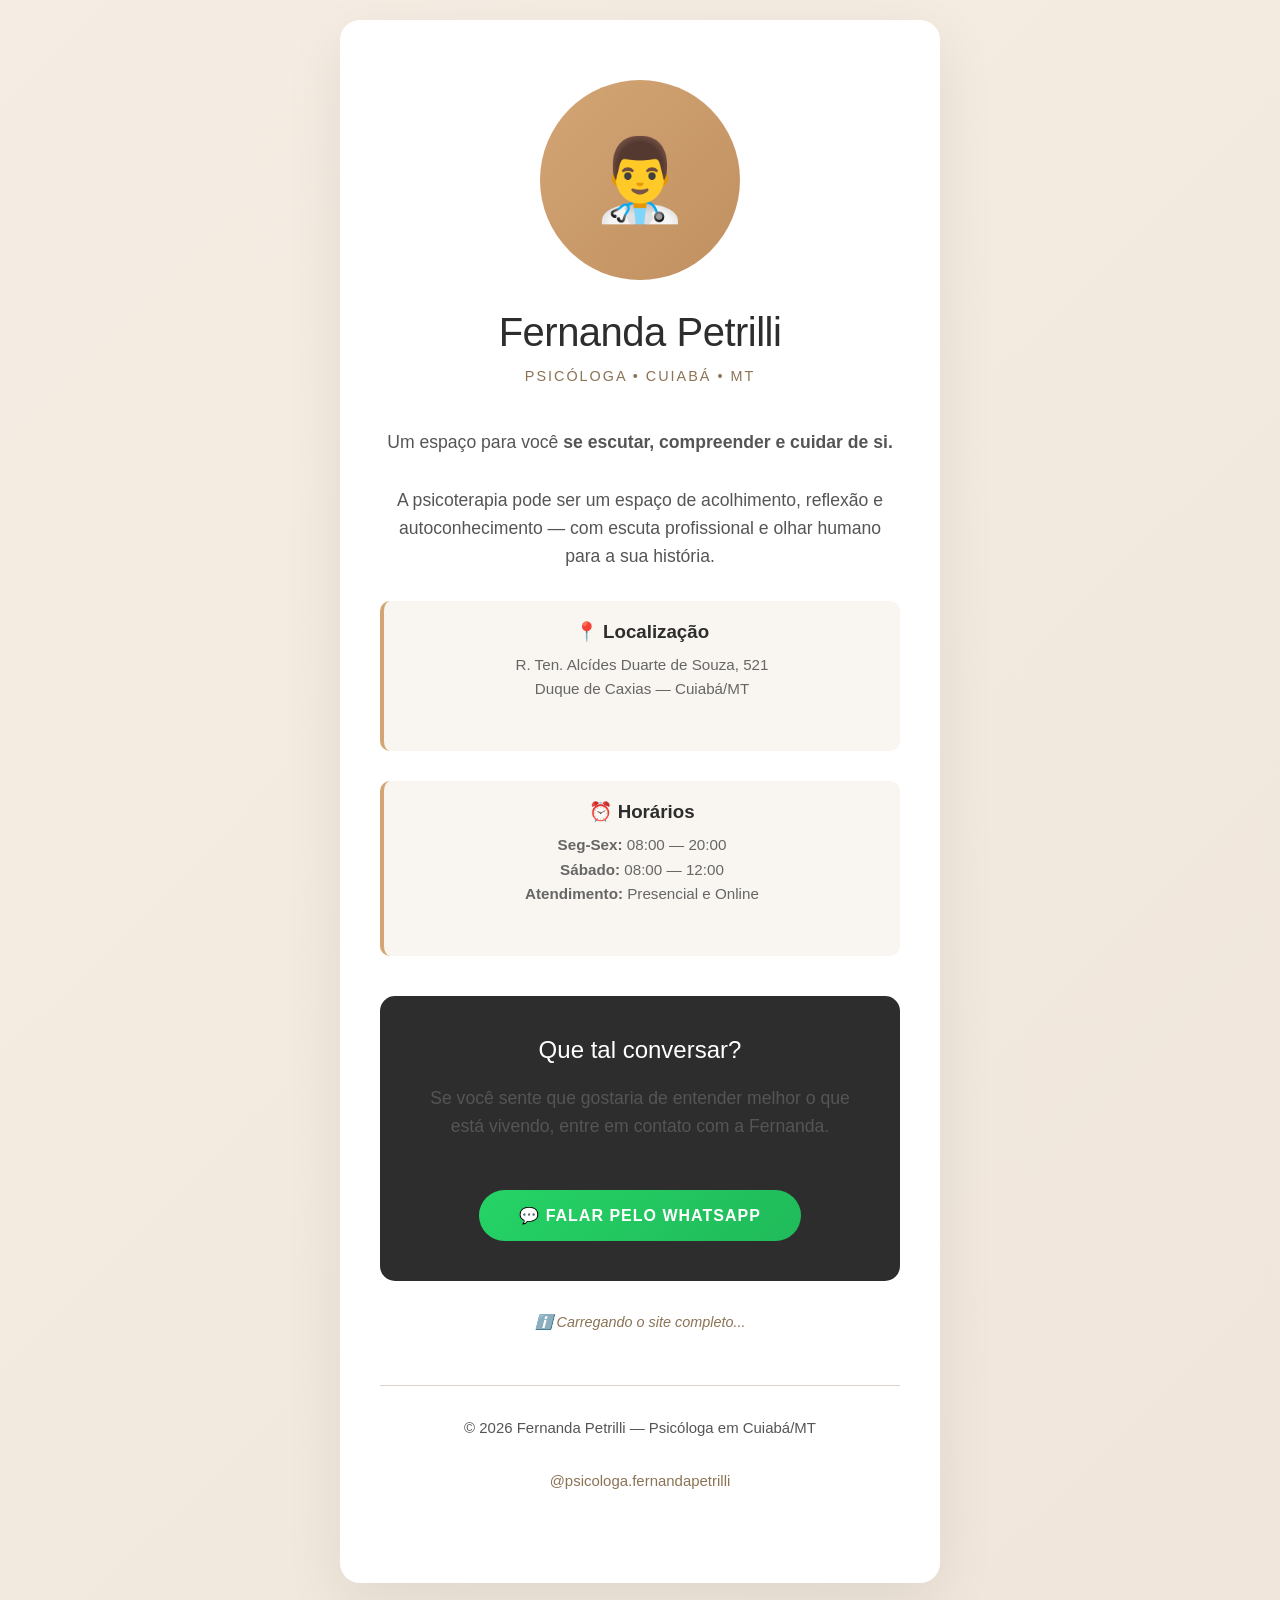
<file: fallback.html>
<!DOCTYPE html>
<html lang="pt-BR">
<head>
    <meta charset="UTF-8">
    <meta name="viewport" content="width=device-width, initial-scale=1.0">
    <title>Fernanda Petrilli — Psicóloga em Cuiabá</title>
    <style>
        * {
            margin: 0;
            padding: 0;
            box-sizing: border-box;
        }
        
        body {
            font-family: -apple-system, BlinkMacSystemFont, 'Segoe UI', sans-serif;
            background: linear-gradient(135deg, #f5ede3 0%, #f0e6db 100%);
            min-height: 100vh;
            display: flex;
            align-items: center;
            justify-content: center;
            padding: 20px;
        }
        
        .container {
            max-width: 600px;
            background: white;
            border-radius: 20px;
            padding: 60px 40px;
            box-shadow: 0 20px 60px rgba(0, 0, 0, 0.08);
            text-align: center;
        }
        
        h1 {
            font-size: 2.5em;
            color: #2d2d2d;
            margin-bottom: 10px;
            font-weight: 300;
            letter-spacing: -0.5px;
        }
        
        .subtitle {
            color: #8b7355;
            font-size: 0.9em;
            text-transform: uppercase;
            letter-spacing: 2px;
            margin-bottom: 40px;
        }
        
        .hero-image {
            width: 200px;
            height: 200px;
            border-radius: 50%;
            background: linear-gradient(135deg, #d4a574 0%, #c09060 100%);
            margin: 0 auto 30px;
            display: flex;
            align-items: center;
            justify-content: center;
            font-size: 80px;
        }
        
        p {
            color: #555;
            font-size: 1.1em;
            line-height: 1.6;
            margin-bottom: 30px;
            font-weight: 300;
        }
        
        .cta-section {
            background: #2d2d2d;
            color: white;
            padding: 40px;
            border-radius: 15px;
            margin-top: 40px;
        }
        
        .cta-section h2 {
            font-size: 1.5em;
            margin-bottom: 20px;
            font-weight: 300;
        }
        
        .whatsapp-btn {
            display: inline-block;
            background: linear-gradient(135deg, #25d366 0%, #20ba5a 100%);
            color: white;
            padding: 16px 40px;
            border-radius: 50px;
            text-decoration: none;
            font-weight: 600;
            font-size: 1em;
            text-transform: uppercase;
            letter-spacing: 1px;
            transition: all 0.3s ease;
            margin-top: 20px;
            border: none;
            cursor: pointer;
        }
        
        .whatsapp-btn:hover {
            transform: translateY(-2px);
            box-shadow: 0 10px 30px rgba(37, 211, 102, 0.3);
        }
        
        .info-box {
            background: #f9f6f1;
            padding: 20px;
            border-radius: 10px;
            margin-top: 30px;
            border-left: 4px solid #d4a574;
        }
        
        .info-box h3 {
            color: #2d2d2d;
            margin-bottom: 10px;
            font-weight: 600;
        }
        
        .info-box p {
            color: #666;
            font-size: 0.95em;
        }
        
        .loading-message {
            color: #8b7355;
            font-size: 0.9em;
            margin-top: 30px;
            font-style: italic;
        }
        
        .footer {
            margin-top: 50px;
            padding-top: 30px;
            border-top: 1px solid #e0d5ca;
            color: #999;
            font-size: 0.85em;
        }
        
        @media (max-width: 600px) {
            .container {
                padding: 40px 20px;
            }
            
            h1 {
                font-size: 2em;
            }
            
            .hero-image {
                width: 150px;
                height: 150px;
                font-size: 60px;
            }
        }
    </style>
</head>
<body>
    <div class="container">
        <div class="hero-image">👨‍⚕️</div>
        
        <h1>Fernanda Petrilli</h1>
        <p class="subtitle">Psicóloga • Cuiabá • MT</p>
        
        <p>
            Um espaço para você <strong>se escutar, compreender e cuidar de si.</strong>
        </p>
        
        <p>
            A psicoterapia pode ser um espaço de acolhimento, reflexão e autoconhecimento — com escuta profissional e olhar humano para a sua história.
        </p>
        
        <div class="info-box">
            <h3>📍 Localização</h3>
            <p>
                R. Ten. Alcídes Duarte de Souza, 521<br>
                Duque de Caxias — Cuiabá/MT
            </p>
        </div>
        
        <div class="info-box">
            <h3>⏰ Horários</h3>
            <p>
                <strong>Seg-Sex:</strong> 08:00 — 20:00<br>
                <strong>Sábado:</strong> 08:00 — 12:00<br>
                <strong>Atendimento:</strong> Presencial e Online
            </p>
        </div>
        
        <div class="cta-section">
            <h2>Que tal conversar?</h2>
            <p>
                Se você sente que gostaria de entender melhor o que está vivendo, entre em contato com a Fernanda.
            </p>
            <a href="https://wa.me/556599917635" class="whatsapp-btn">
                💬 Falar pelo WhatsApp
            </a>
        </div>
        
        <p class="loading-message">
            ℹ️ Carregando o site completo...
        </p>
        
        <div class="footer">
            <p>© 2026 Fernanda Petrilli — Psicóloga em Cuiabá/MT</p>
            <p><a href="https://www.instagram.com/psicologa.fernandapetrilli/" style="color: #8b7355; text-decoration: none;">@psicologa.fernandapetrilli</a></p>
        </div>
    </div>
    
    <script>
        // Script que carrega o site principal após um pequeno delay
        // Se o site principal não carregar, isso aparece como fallback
        window.addEventListener('load', function() {
            console.log('Site carregou com sucesso');
            // O site principal deve ter tomado conta por aqui
        });
        
        // Se falhar, mostra uma mensagem de erro após 5 segundos
        setTimeout(function() {
            const loadingMsg = document.querySelector('.loading-message');
            if (loadingMsg) {
                loadingMsg.textContent = '✅ Se esta página está aparecendo, o site está funcionando!';
                loadingMsg.style.color = '#25d366';
            }
        }, 2000);
    </script>
</body>
</html>
</file>
